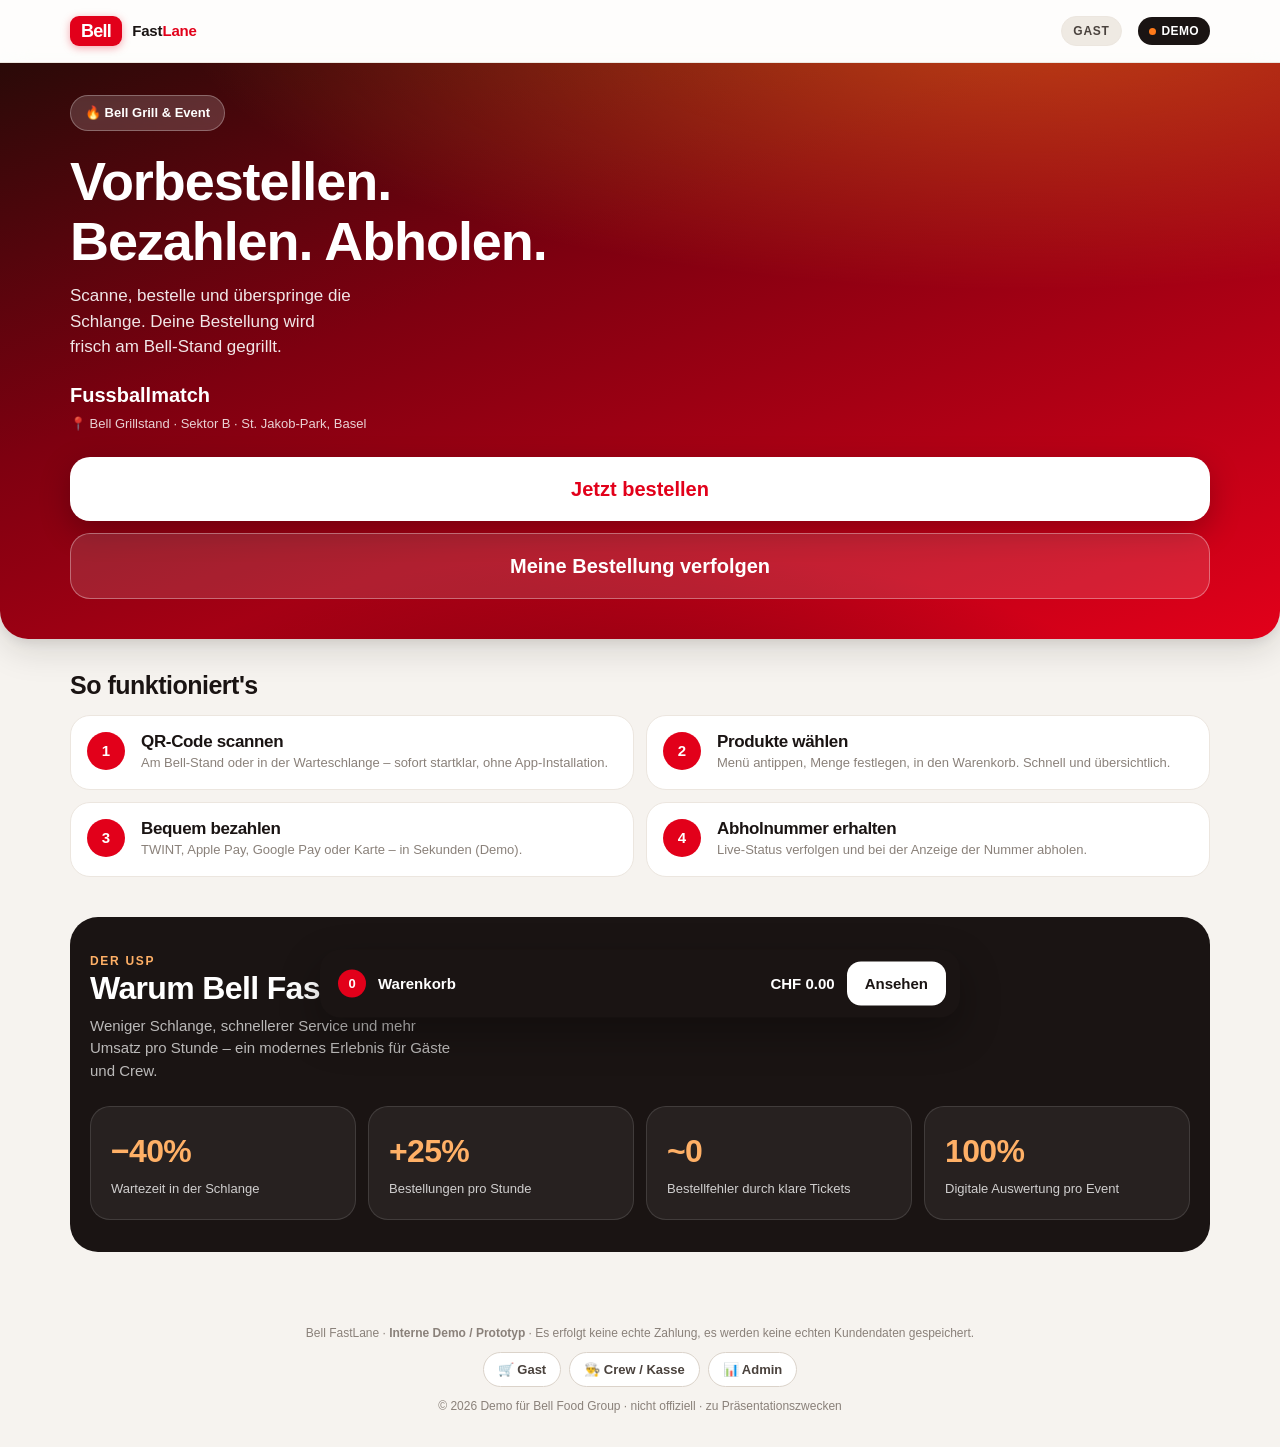
<file: index.html>
<!DOCTYPE html>
<html lang="de">
<head>
  <meta charset="UTF-8" />
  <meta name="viewport" content="width=device-width, initial-scale=1, viewport-fit=cover" />
  <meta name="theme-color" content="#E2001A" />
  <meta name="description" content="Bell FastLane – Vorbestellen, bezahlen, abholen. Interne Demo für Bell Grill & Event." />
  <title>Bell FastLane · Vorbestellen & Abholen</title>
  <link rel="icon" href="assets/img/favicon.svg" />
  <link rel="manifest" href="manifest.webmanifest" />
  <link rel="stylesheet" href="assets/css/bell.css" />
</head>
<body>

  <!-- ============ APP BAR ============ -->
  <header class="appbar" id="appbar">
    <div class="container inner">
      <a class="bell-logo" href="index.html" aria-label="Bell FastLane Start">
        <span class="bell-mark sm">Bell</span>
        <span class="sub">Fast<b>Lane</b></span>
      </a>
      <span class="spacer"></span>
      <span class="role-tag" id="hdr-context">Gast</span>
      <span class="demo-flag"><span class="dot"></span>DEMO</span>
    </div>
  </header>

  <main id="app">

    <!-- ============ START ============ -->
    <section id="view-start" class="view">
      <div class="hero">
        <div class="container inner">
          <span class="kicker" id="hero-kicker">🔥 Bell Grill &amp; Event</span>
          <h1>Vorbestellen.<br>Bezahlen. Abholen.</h1>
          <p class="lead">Scanne, bestelle und überspringe die Schlange. Deine Bestellung wird frisch am Bell-Stand gegrillt.</p>
          <div class="loc">
            <span class="name" id="hero-event">Fussballmatch</span>
            <span class="meta" id="hero-stand">📍 Bell Grillstand · St. Jakob-Park, Basel</span>
          </div>
          <div class="cta">
            <button class="btn btn-primary btn-lg" id="cta-order">Jetzt bestellen</button>
            <button class="btn btn-ghost btn-lg" id="cta-track">Meine Bestellung verfolgen</button>
          </div>
        </div>
      </div>

      <div class="container">
        <!-- How it works -->
        <div class="sec-head"><h2>So funktioniert's</h2></div>
        <div class="steps">
          <div class="step"><div class="n">1</div><div><h4>QR-Code scannen</h4><p>Am Bell-Stand oder in der Warteschlange – sofort startklar, ohne App-Installation.</p></div></div>
          <div class="step"><div class="n">2</div><div><h4>Produkte wählen</h4><p>Menü antippen, Menge festlegen, in den Warenkorb. Schnell und übersichtlich.</p></div></div>
          <div class="step"><div class="n">3</div><div><h4>Bequem bezahlen</h4><p>TWINT, Apple Pay, Google Pay oder Karte – in Sekunden (Demo).</p></div></div>
          <div class="step"><div class="n">4</div><div><h4>Abholnummer erhalten</h4><p>Live-Status verfolgen und bei der Anzeige der Nummer abholen.</p></div></div>
        </div>

        <!-- USP -->
        <div class="usp">
          <span class="t-eyebrow" style="color:var(--bell-ember-soft)">Der USP</span>
          <h2>Warum Bell FastLane?</h2>
          <p class="sub">Weniger Schlange, schnellerer Service und mehr Umsatz pro Stunde – ein modernes Erlebnis für Gäste und Crew.</p>
          <div class="kpi-grid">
            <div class="kpi"><div class="big">−40%</div><div class="cap">Wartezeit in der Schlange</div></div>
            <div class="kpi"><div class="big">+25%</div><div class="cap">Bestellungen pro Stunde</div></div>
            <div class="kpi"><div class="big">~0</div><div class="cap">Bestellfehler durch klare Tickets</div></div>
            <div class="kpi"><div class="big">100%</div><div class="cap">Digitale Auswertung pro Event</div></div>
          </div>
        </div>
      </div>
    </section>

    <!-- ============ STAND SELECT ============ -->
    <section id="view-stand" class="view hide">
      <div class="container" style="padding-top:var(--s-5)">
        <button class="btn btn-ghost btn-sm" data-nav="start" style="margin-bottom:var(--s-4)"></button>
        <div class="sec-head"><h2 id="stand-title">Bell-Stand wählen</h2></div>
        <p class="t-muted" style="margin-top:-12px;margin-bottom:var(--s-4)" id="stand-sub">Wo möchtest du abholen?</p>
        <div class="stack" id="stand-list"></div>
      </div>
    </section>

    <!-- ============ MENU ============ -->
    <section id="view-menu" class="view hide">
      <div class="container">
        <div class="row between" style="padding-top:var(--s-4)">
          <div>
            <div class="t-eyebrow" id="menu-event">Fussballmatch</div>
            <div class="row" style="gap:6px;margin-top:2px">
              <strong id="menu-stand" style="font-size:var(--fs-md)">Bell Grillstand</strong>
            </div>
          </div>
          <button class="btn btn-soft btn-sm" data-nav="stand">Stand wechseln</button>
        </div>

        <div class="cat-bar">
          <div class="cat-scroll" id="cat-scroll"></div>
        </div>

        <div id="menu" style="padding-bottom:120px"></div>
      </div>
    </section>

    <!-- ============ SUCCESS / ACTIVE ORDER ============ -->
    <section id="view-success" class="view hide">
      <div class="container" id="success-content" style="padding:var(--s-5) 0 140px"></div>
    </section>

    <!-- ============ TRACK ============ -->
    <section id="view-track" class="view hide">
      <div class="container" style="padding:var(--s-5) 0 140px" id="track-content"></div>
    </section>

  </main>

  <!-- ============ STICKY CART BAR ============ -->
  <div class="cartbar" id="cartbar">
    <div class="inner">
      <span class="count" id="cart-count">0</span>
      <span class="lbl">Warenkorb</span>
      <span class="spacer"></span>
      <span class="sum" id="cart-sum">CHF 0.00</span>
      <button class="go" id="cart-open">Ansehen</button>
    </div>
  </div>

  <!-- ============ OVERLAYS ============ -->
  <div class="scrim" id="scrim"></div>

  <!-- Cart sheet -->
  <div class="sheet" id="sheet-cart" role="dialog" aria-modal="true" aria-label="Warenkorb">
    <div class="grip"></div>
    <div class="sheet-head">
      <h3>Dein Warenkorb</h3>
      <button class="icon-btn" data-close-sheet aria-label="Schliessen"></button>
    </div>
    <div class="sheet-body" id="cart-body"></div>
    <div class="sheet-foot" id="cart-foot"></div>
  </div>

  <!-- Payment sheet -->
  <div class="sheet" id="sheet-pay" role="dialog" aria-modal="true" aria-label="Zahlung">
    <div class="grip"></div>
    <div class="sheet-head">
      <h3 id="pay-title">Zahlung</h3>
      <button class="icon-btn" data-close-sheet aria-label="Schliessen"></button>
    </div>
    <div class="sheet-body" id="pay-body"></div>
    <div class="sheet-foot" id="pay-foot"></div>
  </div>

  <footer class="foot no-print">
    <div>Bell FastLane · <strong>Interne Demo / Prototyp</strong> · Es erfolgt keine echte Zahlung, es werden keine echten Kundendaten gespeichert.</div>
    <div class="role-switch">
      <a href="index.html">🛒 Gast</a>
      <a href="staff.html">👨‍🍳 Crew / Kasse</a>
      <a href="admin.html">📊 Admin</a>
    </div>
    <div style="margin-top:10px">© 2026 Demo für Bell Food Group · nicht offiziell · zu Präsentationszwecken</div>
  </footer>

  <script src="assets/js/store.js"></script>
  <script src="assets/js/ui.js"></script>
  <script src="assets/js/app.js"></script>
</body>
</html>
</file>
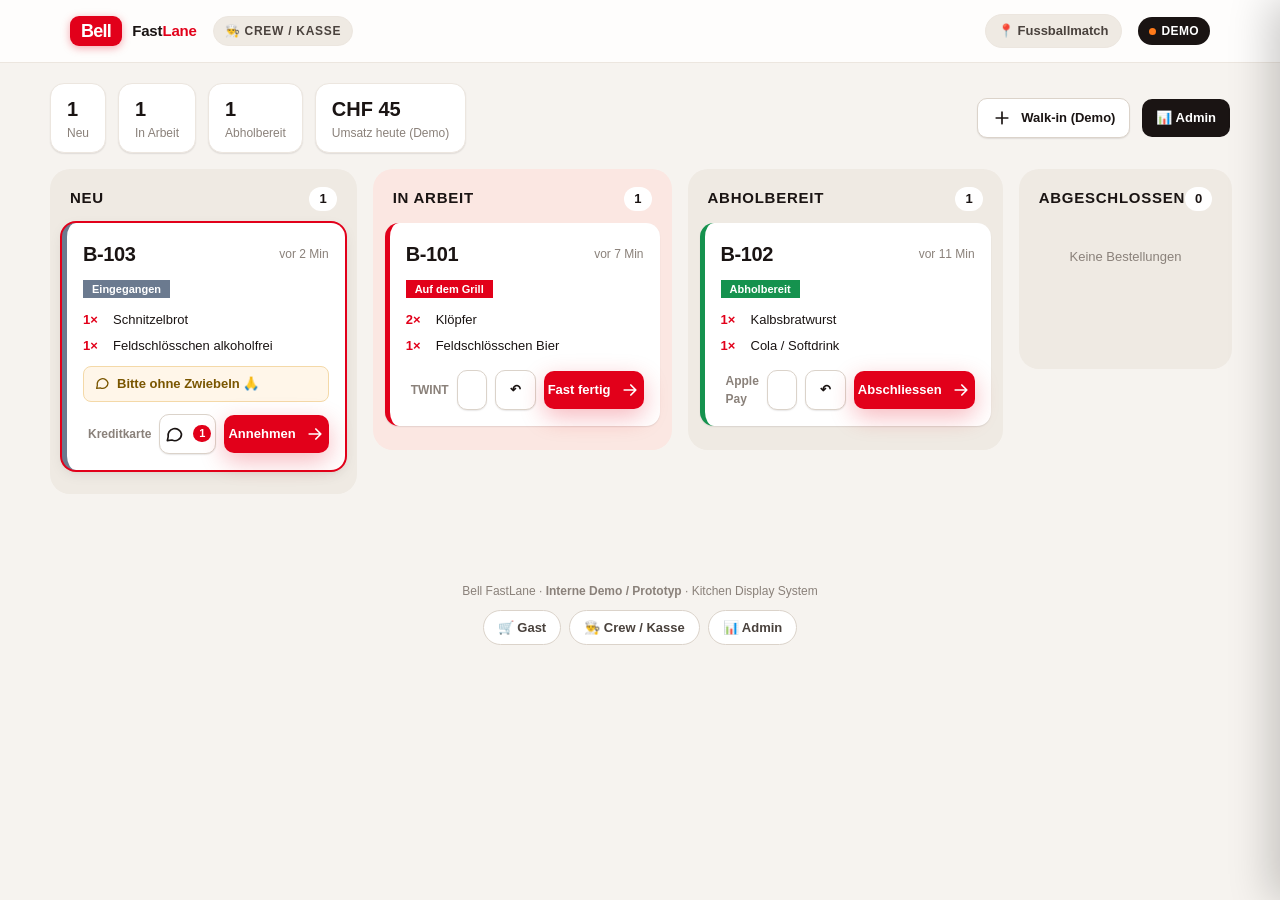
<file: staff.html>
<!DOCTYPE html>
<html lang="de">
<head>
  <meta charset="UTF-8" />
  <meta name="viewport" content="width=device-width, initial-scale=1, viewport-fit=cover" />
  <meta name="theme-color" content="#1A1413" />
  <meta name="description" content="Bell FastLane Crew-Ansicht – Kitchen Display System (Demo)." />
  <title>Bell FastLane · Crew &amp; Kasse</title>
  <link rel="icon" href="assets/img/favicon.svg" />
  <link rel="stylesheet" href="assets/css/bell.css" />
</head>
<body>

  <header class="appbar">
    <div class="container inner">
      <a class="bell-logo" href="index.html" aria-label="Bell FastLane">
        <span class="bell-mark sm">Bell</span>
        <span class="sub">Fast<b>Lane</b></span>
      </a>
      <span class="role-tag">👨‍🍳 Crew / Kasse</span>
      <span class="spacer"></span>
      <span class="pill" id="staff-event" style="font-weight:700"></span>
      <span class="demo-flag"><span class="dot"></span>DEMO</span>
    </div>
  </header>

  <div class="container kds-wrap">
    <div class="kds-toolbar">
      <div class="kds-stat"><div class="v num" id="st-new">0</div><div class="l">Neu</div></div>
      <div class="kds-stat"><div class="v num" id="st-work">0</div><div class="l">In Arbeit</div></div>
      <div class="kds-stat"><div class="v num" id="st-ready">0</div><div class="l">Abholbereit</div></div>
      <div class="kds-stat"><div class="v num" id="st-rev">CHF 0</div><div class="l">Umsatz heute (Demo)</div></div>
      <span class="spacer"></span>
      <button class="btn btn-ghost btn-sm" id="btn-demo-order"></button>
      <a class="btn btn-dark btn-sm" href="admin.html">📊 Admin</a>
    </div>

    <div class="kds-board" id="board"></div>
  </div>

  <!-- Chat drawer -->
  <div class="scrim" id="scrim"></div>
  <aside class="drawer" id="drawer" aria-label="Kundenchat">
    <div class="d-head">
      <div><div class="t-eyebrow">Kundenchat</div><strong id="drawer-pickup" style="font-size:var(--fs-lg)">—</strong></div>
      <button class="icon-btn" id="drawer-close" aria-label="Schliessen"></button>
    </div>
    <div class="d-body" id="drawer-body"></div>
    <div class="d-foot">
      <div class="quick-msgs" id="staff-quick" style="margin-bottom:10px"></div>
      <div class="chat-input">
        <input type="text" id="staff-msg" placeholder="Antwort an den Gast…" maxlength="140" />
        <button class="chat-send" id="staff-send" aria-label="Senden"></button>
      </div>
    </div>
  </aside>

  <footer class="foot no-print">
    <div>Bell FastLane · <strong>Interne Demo / Prototyp</strong> · Kitchen Display System</div>
    <div class="role-switch">
      <a href="index.html">🛒 Gast</a>
      <a href="staff.html">👨‍🍳 Crew / Kasse</a>
      <a href="admin.html">📊 Admin</a>
    </div>
  </footer>

  <script src="assets/js/store.js"></script>
  <script src="assets/js/ui.js"></script>
  <script src="assets/js/staff.js"></script>
</body>
</html>
</file>
<file: assets/css/bell.css>
/* =====================================================================
   BELL FASTLANE — Design System
   Interne Demo / Prototyp · Bell Food Group · Grill & Event
   Premium, Mobile-First, iPhone-Niveau. Keine externen Abhängigkeiten.
   ===================================================================== */

/* ---------- Design Tokens ---------- */
:root {
  /* Brand */
  --bell-red: #E2001A;
  --bell-red-600: #C70017;
  --bell-red-700: #A30013;
  --bell-red-800: #7E0010;
  --bell-ember: #FF7A1A;      /* BBQ / Grill accent */
  --bell-ember-soft: #FFB066;
  --bell-grey: #81786F;       /* Bell Food Group corporate grey */

  /* Neutrals (warm, premium) */
  --ink: #1A1413;
  --ink-2: #4A423D;
  --ink-3: #8A817A;
  --line: #ECE6DF;
  --line-2: #DBD3CA;
  --bg: #F6F3EF;
  --bg-2: #EFEAE3;
  --surface: #FFFFFF;
  --surface-2: #FBF9F6;

  /* Status */
  --st-received: #6B7A8F;
  --st-prep: #C98A00;
  --st-grill: #E2001A;
  --st-almost: #2C6FE0;
  --st-ready: #15924E;
  --st-done: #9A938C;

  --success: #15924E;
  --success-bg: #E7F5EC;
  --warn: #C98A00;
  --info: #2C6FE0;

  /* Type */
  --font: -apple-system, BlinkMacSystemFont, "Segoe UI", Roboto, "Helvetica Neue", Arial, sans-serif;
  --fs-xs: 12px; --fs-sm: 13px; --fs-base: 15px; --fs-md: 17px;
  --fs-lg: 20px; --fs-xl: 25px; --fs-2xl: 32px; --fs-3xl: 42px; --fs-4xl: 54px;

  /* Spacing (4px base) */
  --s-1: 4px; --s-2: 8px; --s-3: 12px; --s-4: 16px; --s-5: 20px;
  --s-6: 24px; --s-7: 32px; --s-8: 40px; --s-9: 56px; --s-10: 72px;

  /* Radius */
  --r-sm: 10px; --r-md: 14px; --r-lg: 20px; --r-xl: 28px; --r-pill: 999px;

  /* Shadow (soft, layered) */
  --sh-1: 0 1px 2px rgba(26,20,19,.06), 0 1px 1px rgba(26,20,19,.04);
  --sh-2: 0 4px 14px rgba(26,20,19,.08), 0 2px 4px rgba(26,20,19,.05);
  --sh-3: 0 12px 34px rgba(26,20,19,.13), 0 4px 10px rgba(26,20,19,.07);
  --sh-red: 0 8px 24px rgba(226,0,26,.28);

  /* Motion */
  --ease: cubic-bezier(.22,.61,.36,1);
  --ease-spring: cubic-bezier(.34,1.56,.64,1);

  --maxw: 1180px;
  --safe-b: env(safe-area-inset-bottom, 0px);
}

/* ---------- Reset ---------- */
*, *::before, *::after { box-sizing: border-box; margin: 0; padding: 0; }
html { -webkit-text-size-adjust: 100%; scroll-behavior: smooth; }
body {
  font-family: var(--font);
  font-size: var(--fs-base);
  line-height: 1.5;
  color: var(--ink);
  background: var(--bg);
  -webkit-font-smoothing: antialiased;
  text-rendering: optimizeLegibility;
  overflow-x: hidden;
}
img, svg { display: block; max-width: 100%; }
button, input, select, textarea { font: inherit; color: inherit; }
button { cursor: pointer; border: none; background: none; }
a { color: inherit; text-decoration: none; }
ul { list-style: none; }
:focus-visible { outline: 3px solid rgba(44,111,224,.5); outline-offset: 2px; border-radius: 6px; }
::selection { background: rgba(226,0,26,.16); }

/* ---------- Typography ---------- */
h1,h2,h3,h4 { line-height: 1.12; letter-spacing: -0.02em; font-weight: 800; }
.t-eyebrow { font-size: var(--fs-xs); font-weight: 800; letter-spacing: .14em; text-transform: uppercase; color: var(--bell-red); }
.t-muted { color: var(--ink-3); }
.t-2 { color: var(--ink-2); }
.num { font-variant-numeric: tabular-nums; }

/* ---------- Layout ---------- */
.container { width: 100%; max-width: var(--maxw); margin: 0 auto; padding: 0 var(--s-5); }
.stack > * + * { margin-top: var(--s-4); }
.row { display: flex; align-items: center; gap: var(--s-3); }
.row.between { justify-content: space-between; }
.row.wrap { flex-wrap: wrap; }
.spacer { flex: 1; }
.hide { display: none !important; }
.center { text-align: center; }

/* ---------- Logo ---------- */
.bell-logo { display: inline-flex; align-items: center; gap: 10px; }
.bell-mark {
  display: inline-flex; align-items: center; justify-content: center;
  background: var(--bell-red); color: #fff; font-weight: 900;
  letter-spacing: -.04em; border-radius: 9px;
  box-shadow: 0 2px 8px rgba(226,0,26,.35);
}
.bell-mark.sm { height: 30px; padding: 0 11px; font-size: 18px; }
.bell-mark.md { height: 38px; padding: 0 14px; font-size: 23px; }
.bell-mark.lg { height: 56px; padding: 0 20px; font-size: 34px; }
.bell-logo .sub { font-weight: 800; letter-spacing: -.01em; color: var(--ink); }
.bell-logo .sub b { color: var(--bell-red); }

/* ---------- App bar ---------- */
.appbar {
  position: sticky; top: 0; z-index: 60;
  background: rgba(255,255,255,.82);
  backdrop-filter: saturate(180%) blur(14px);
  -webkit-backdrop-filter: saturate(180%) blur(14px);
  border-bottom: 1px solid var(--line);
}
.appbar .inner { display: flex; align-items: center; gap: var(--s-4); height: 62px; }
.appbar .role-tag {
  font-size: var(--fs-xs); font-weight: 800; letter-spacing: .06em; text-transform: uppercase;
  color: var(--ink-2); background: var(--bg-2); padding: 5px 11px; border-radius: var(--r-pill);
  border: 1px solid var(--line);
}
.demo-flag {
  font-size: var(--fs-xs); font-weight: 800; color: #fff; background: var(--ink);
  padding: 5px 11px; border-radius: var(--r-pill); letter-spacing: .03em;
  display: inline-flex; align-items: center; gap: 6px;
}
.demo-flag .dot { width: 7px; height: 7px; border-radius: 50%; background: var(--bell-ember); box-shadow: 0 0 0 0 rgba(255,122,26,.7); animation: pulse 2s infinite; }

/* ---------- Buttons ---------- */
.btn {
  display: inline-flex; align-items: center; justify-content: center; gap: 9px;
  font-weight: 700; font-size: var(--fs-md);
  padding: 14px 22px; border-radius: var(--r-md);
  transition: transform .12s var(--ease), box-shadow .2s var(--ease), background .2s var(--ease), opacity .2s;
  user-select: none; -webkit-tap-highlight-color: transparent; white-space: nowrap;
}
.btn:active { transform: scale(.97); }
.btn-primary { background: var(--bell-red); color: #fff; box-shadow: var(--sh-red); }
.btn-primary:hover { background: var(--bell-red-600); }
.btn-dark { background: var(--ink); color: #fff; }
.btn-dark:hover { background: #2b211f; }
.btn-ghost { background: var(--surface); color: var(--ink); border: 1px solid var(--line-2); box-shadow: var(--sh-1); }
.btn-ghost:hover { background: var(--surface-2); border-color: var(--ink-3); }
.btn-soft { background: rgba(226,0,26,.08); color: var(--bell-red-700); }
.btn-soft:hover { background: rgba(226,0,26,.14); }
.btn-lg { padding: 17px 26px; font-size: var(--fs-lg); border-radius: var(--r-lg); }
.btn-sm { padding: 9px 14px; font-size: var(--fs-sm); border-radius: var(--r-sm); }
.btn-block { width: 100%; }
.btn:disabled { opacity: .45; pointer-events: none; }
.btn .ico { width: 20px; height: 20px; flex: none; }

/* ---------- Pills / badges ---------- */
.pill {
  display: inline-flex; align-items: center; gap: 7px;
  font-size: var(--fs-sm); font-weight: 700;
  padding: 6px 12px; border-radius: var(--r-pill);
  background: var(--bg-2); color: var(--ink-2); border: 1px solid var(--line);
}
.pill .dot { width: 8px; height: 8px; border-radius: 50%; background: currentColor; }
.status-pill { color: #fff; font-weight: 800; }
.s-received { background: var(--st-received); }
.s-prep     { background: var(--st-prep); }
.s-grill    { background: var(--st-grill); }
.s-almost   { background: var(--st-almost); }
.s-ready    { background: var(--st-ready); }
.s-done     { background: var(--st-done); }
.tint-received{ color: var(--st-received);} .tint-prep{color:var(--st-prep);}
.tint-grill{color:var(--st-grill);} .tint-almost{color:var(--st-almost);}
.tint-ready{color:var(--st-ready);} .tint-done{color:var(--st-done);}

/* ---------- Card ---------- */
.card { background: var(--surface); border: 1px solid var(--line); border-radius: var(--r-lg); box-shadow: var(--sh-1); }
.card.pad { padding: var(--s-5); }

/* =====================================================================
   GUEST APP
   ===================================================================== */

/* Hero / start */
.hero {
  position: relative; overflow: hidden; color: #fff;
  background:
    radial-gradient(120% 90% at 80% -10%, rgba(255,122,26,.55), transparent 55%),
    linear-gradient(160deg, #2a0a08 0%, #7E0010 38%, var(--bell-red) 100%);
  border-radius: 0 0 var(--r-xl) var(--r-xl);
  box-shadow: var(--sh-3);
}
.hero::after {
  content: ""; position: absolute; inset: 0; pointer-events: none;
  background: radial-gradient(60% 50% at 50% 120%, rgba(0,0,0,.35), transparent 70%);
}
.hero .inner { position: relative; z-index: 2; padding: var(--s-7) var(--s-5) var(--s-8); }
.hero .kicker { display: inline-flex; align-items: center; gap: 8px; background: rgba(255,255,255,.16); border: 1px solid rgba(255,255,255,.28); padding: 7px 14px; border-radius: var(--r-pill); font-weight: 700; font-size: var(--fs-sm); backdrop-filter: blur(4px); }
.hero h1 { font-size: var(--fs-3xl); margin-top: var(--s-5); }
.hero .lead { margin-top: var(--s-3); font-size: var(--fs-md); color: rgba(255,255,255,.9); max-width: 30ch; }
.hero .loc { margin-top: var(--s-5); display: flex; flex-direction: column; gap: 4px; }
.hero .loc .name { font-size: var(--fs-lg); font-weight: 800; }
.hero .loc .meta { color: rgba(255,255,255,.82); font-size: var(--fs-sm); }
.hero .cta { margin-top: var(--s-6); display: flex; flex-direction: column; gap: var(--s-3); }
.hero .cta .btn-primary { background: #fff; color: var(--bell-red); box-shadow: 0 10px 30px rgba(0,0,0,.25); }
.hero .cta .btn-primary:hover { background: #fff; transform: translateY(-1px); }
.hero .cta .btn-ghost { background: rgba(255,255,255,.12); border-color: rgba(255,255,255,.34); color: #fff; box-shadow: none; }
.hero-flame { position: absolute; right: -30px; bottom: -30px; width: 260px; opacity: .9; z-index: 1; filter: drop-shadow(0 8px 24px rgba(0,0,0,.3)); }

/* Section heading */
.sec-head { display: flex; align-items: baseline; justify-content: space-between; margin: var(--s-7) 0 var(--s-4); }
.sec-head h2 { font-size: var(--fs-xl); }

/* Category chips */
.cat-bar { position: sticky; top: 62px; z-index: 40; background: rgba(246,243,239,.9); backdrop-filter: blur(10px); padding: var(--s-3) 0; margin: 0 calc(-1 * var(--s-5)); }
.cat-scroll { display: flex; gap: var(--s-2); overflow-x: auto; padding: 0 var(--s-5); scrollbar-width: none; }
.cat-scroll::-webkit-scrollbar { display: none; }
.chip {
  flex: none; padding: 10px 16px; border-radius: var(--r-pill); font-weight: 700; font-size: var(--fs-sm);
  background: var(--surface); border: 1px solid var(--line-2); color: var(--ink-2); transition: all .15s var(--ease);
}
.chip.active { background: var(--ink); color: #fff; border-color: var(--ink); box-shadow: var(--sh-2); }

/* Menu grid + product card */
.menu-cat-title { font-size: var(--fs-lg); margin: var(--s-6) 0 var(--s-3); scroll-margin-top: 120px; }
.menu-grid { display: grid; grid-template-columns: 1fr; gap: var(--s-4); }
.product {
  display: grid; grid-template-columns: 96px 1fr auto; gap: var(--s-4); align-items: center;
  background: var(--surface); border: 1px solid var(--line); border-radius: var(--r-lg);
  padding: var(--s-3); box-shadow: var(--sh-1); transition: box-shadow .2s var(--ease), transform .2s var(--ease), border-color .2s;
}
.product:hover { box-shadow: var(--sh-2); border-color: var(--line-2); }
.product .thumb { width: 96px; height: 96px; border-radius: var(--r-md); overflow: hidden; background: var(--bg-2); flex: none; }
.product .thumb svg { width: 100%; height: 100%; }
.product .info h3 { font-size: var(--fs-md); }
.product .info .desc { color: var(--ink-3); font-size: var(--fs-sm); margin-top: 3px; display: -webkit-box; -webkit-line-clamp: 2; -webkit-box-orient: vertical; overflow: hidden; }
.product .info .tags { margin-top: 8px; display: flex; gap: 6px; flex-wrap: wrap; }
.tag { font-size: 11px; font-weight: 700; padding: 3px 8px; border-radius: var(--r-pill); background: var(--bg-2); color: var(--ink-2); }
.tag.veg { background: var(--success-bg); color: var(--success); }
.tag.cold { background: #E7F0FB; color: var(--info); }
.tag.hot { background: #FFE9DA; color: var(--bell-ember); }
.product .buy { display: flex; flex-direction: column; align-items: flex-end; gap: 8px; }
.product .price { font-weight: 800; font-size: var(--fs-md); white-space: nowrap; }

/* Quantity stepper */
.stepper { display: inline-flex; align-items: center; background: var(--bg-2); border-radius: var(--r-pill); padding: 4px; gap: 2px; }
.stepper button { width: 34px; height: 34px; border-radius: 50%; background: var(--surface); box-shadow: var(--sh-1); font-size: 20px; font-weight: 800; color: var(--bell-red); display: grid; place-items: center; transition: transform .12s var(--ease); }
.stepper button:active { transform: scale(.88); }
.stepper .q { min-width: 26px; text-align: center; font-weight: 800; font-variant-numeric: tabular-nums; }
.btn-add { width: 40px; height: 40px; border-radius: 50%; background: var(--bell-red); color: #fff; font-size: 24px; display: grid; place-items: center; box-shadow: var(--sh-red); transition: transform .12s var(--ease); }
.btn-add:active { transform: scale(.88); }

/* Sticky cart bar */
.cartbar {
  position: fixed; left: 0; right: 0; bottom: 0; z-index: 70;
  padding: var(--s-3) var(--s-5) calc(var(--s-3) + var(--safe-b));
  transform: translateY(140%); transition: transform .4s var(--ease-spring);
  pointer-events: none;
}
.cartbar.show { transform: translateY(0); pointer-events: auto; }
.cartbar .inner {
  max-width: 640px; margin: 0 auto; background: var(--ink); color: #fff;
  border-radius: var(--r-lg); padding: 12px 14px 12px 18px; display: flex; align-items: center; gap: var(--s-3);
  box-shadow: 0 16px 40px rgba(0,0,0,.3);
}
.cartbar .count { background: var(--bell-red); min-width: 28px; height: 28px; padding: 0 8px; border-radius: var(--r-pill); display: grid; place-items: center; font-weight: 800; font-size: var(--fs-sm); }
.cartbar .lbl { font-weight: 700; }
.cartbar .sum { font-weight: 800; }
.cartbar .go { margin-left: auto; background: #fff; color: var(--ink); font-weight: 800; padding: 11px 18px; border-radius: var(--r-md); display: inline-flex; gap: 8px; align-items: center; transition: transform .12s var(--ease); }
.cartbar .go:active { transform: scale(.96); }

/* ---------- Modal / Sheet ---------- */
.scrim { position: fixed; inset: 0; background: rgba(20,14,13,.5); backdrop-filter: blur(3px); z-index: 90; opacity: 0; pointer-events: none; transition: opacity .3s var(--ease); }
.scrim.show { opacity: 1; pointer-events: auto; }
.sheet {
  position: fixed; left: 0; right: 0; bottom: 0; z-index: 100;
  background: var(--surface); border-radius: var(--r-xl) var(--r-xl) 0 0;
  box-shadow: 0 -10px 50px rgba(0,0,0,.25);
  transform: translateY(100%); transition: transform .42s var(--ease-spring);
  max-height: 92vh; display: flex; flex-direction: column;
}
.sheet.show { transform: translateY(0); }
.sheet .grip { width: 42px; height: 5px; border-radius: 999px; background: var(--line-2); margin: 10px auto 4px; flex: none; }
.sheet .sheet-head { display: flex; align-items: center; justify-content: space-between; padding: var(--s-3) var(--s-5) var(--s-3); border-bottom: 1px solid var(--line); flex: none; }
.sheet .sheet-head h3 { font-size: var(--fs-lg); }
.sheet .sheet-body { overflow-y: auto; padding: var(--s-5); -webkit-overflow-scrolling: touch; }
.sheet .sheet-foot { flex: none; padding: var(--s-4) var(--s-5) calc(var(--s-5) + var(--safe-b)); border-top: 1px solid var(--line); background: var(--surface-2); }
.icon-btn { width: 38px; height: 38px; border-radius: 50%; background: var(--bg-2); display: grid; place-items: center; color: var(--ink-2); transition: background .15s; }
.icon-btn:hover { background: var(--line); }

@media (min-width: 640px) {
  .sheet { left: 50%; right: auto; bottom: auto; top: 50%; transform: translate(-50%, -46%) scale(.98); width: min(560px, 94vw); border-radius: var(--r-xl); max-height: 88vh; opacity: 0; }
  .sheet.show { transform: translate(-50%, -50%) scale(1); opacity: 1; }
}

/* Cart lines */
.cart-line { display: grid; grid-template-columns: 54px 1fr auto; gap: var(--s-3); align-items: center; padding: var(--s-3) 0; border-bottom: 1px solid var(--line); }
.cart-line .thumb { width: 54px; height: 54px; border-radius: var(--r-sm); overflow: hidden; background: var(--bg-2); }
.cart-line .nm { font-weight: 700; font-size: var(--fs-base); }
.cart-line .ea { color: var(--ink-3); font-size: var(--fs-sm); }
.cart-line .lp { font-weight: 800; white-space: nowrap; font-variant-numeric: tabular-nums; }
.cart-line .rm { color: var(--ink-3); font-size: var(--fs-sm); text-decoration: underline; margin-top: 4px; }
.totals { margin-top: var(--s-4); }
.totals .ln { display: flex; justify-content: space-between; padding: 5px 0; color: var(--ink-2); }
.totals .ln.grand { font-size: var(--fs-lg); font-weight: 800; color: var(--ink); border-top: 2px solid var(--line-2); margin-top: 6px; padding-top: 12px; }

/* Demo note */
.demo-note { display: flex; gap: 10px; align-items: flex-start; background: #FFF6E9; border: 1px solid #F4D9A8; color: #7a5600; border-radius: var(--r-md); padding: 12px 14px; font-size: var(--fs-sm); font-weight: 600; }
.demo-note svg { flex: none; width: 20px; height: 20px; margin-top: 1px; }

/* Payment methods */
.pay-grid { display: grid; grid-template-columns: 1fr 1fr; gap: var(--s-3); }
.pay-method {
  display: flex; flex-direction: column; align-items: center; justify-content: center; gap: 8px;
  padding: var(--s-5) var(--s-3); border-radius: var(--r-lg); background: var(--surface);
  border: 2px solid var(--line-2); transition: all .15s var(--ease); min-height: 92px; text-align: center;
}
.pay-method:hover { border-color: var(--ink-3); transform: translateY(-2px); box-shadow: var(--sh-2); }
.pay-method.sel { border-color: var(--bell-red); box-shadow: 0 0 0 4px rgba(226,0,26,.1); }
.pay-method .pm-logo { height: 26px; display: grid; place-items: center; }
.pay-method .pm-name { font-weight: 700; font-size: var(--fs-sm); }

/* Payment processing animation */
.pay-stage { text-align: center; padding: var(--s-7) var(--s-4); }
.pay-spinner { width: 96px; height: 96px; margin: 0 auto var(--s-5); position: relative; }
.pay-spinner .ring { position: absolute; inset: 0; border-radius: 50%; border: 5px solid var(--line); border-top-color: var(--bell-red); animation: spin .9s linear infinite; }
.pay-spinner .amt { position: absolute; inset: 0; display: grid; place-items: center; font-weight: 800; font-size: var(--fs-sm); color: var(--ink-2); }
.pay-check { width: 104px; height: 104px; margin: 0 auto var(--s-5); border-radius: 50%; background: var(--success-bg); display: grid; place-items: center; animation: pop .5s var(--ease-spring); }
.pay-check svg { width: 56px; height: 56px; stroke: var(--success); }
.pay-check .draw { stroke-dasharray: 60; stroke-dashoffset: 60; animation: draw .5s .15s var(--ease) forwards; }

/* Receipt + pickup */
.pickup-card { text-align: center; background: linear-gradient(160deg, var(--bell-red) 0%, var(--bell-red-700) 100%); color: #fff; border-radius: var(--r-xl); padding: var(--s-7) var(--s-5); box-shadow: var(--sh-red); position: relative; overflow: hidden; }
.pickup-card::after { content:""; position:absolute; inset:0; background: radial-gradient(80% 60% at 50% -20%, rgba(255,255,255,.25), transparent 60%); }
.pickup-card .lbl { position: relative; font-weight: 700; opacity: .92; letter-spacing: .04em; text-transform: uppercase; font-size: var(--fs-sm); }
.pickup-card .no { position: relative; font-size: clamp(64px, 22vw, 104px); font-weight: 900; letter-spacing: -.03em; line-height: 1; margin: 8px 0; font-variant-numeric: tabular-nums; }
.pickup-card .hint { position: relative; opacity: .92; font-size: var(--fs-sm); }

.receipt { background: var(--surface); border: 1px solid var(--line); border-radius: var(--r-lg); overflow: hidden; }
.receipt .r-head { padding: var(--s-5); border-bottom: 2px dashed var(--line-2); display: flex; align-items: center; justify-content: space-between; }
.receipt .r-body { padding: var(--s-4) var(--s-5); }
.receipt .r-line { display: flex; justify-content: space-between; padding: 6px 0; font-size: var(--fs-sm); }
.receipt .r-line .q { color: var(--ink-3); }
.receipt .r-foot { padding: var(--s-4) var(--s-5); border-top: 2px dashed var(--line-2); background: var(--surface-2); }
.receipt .r-meta { font-size: var(--fs-xs); color: var(--ink-3); margin-top: 8px; }
.barcode { height: 56px; margin-top: var(--s-3); background: repeating-linear-gradient(90deg, var(--ink) 0 2px, transparent 2px 4px, var(--ink) 4px 5px, transparent 5px 9px, var(--ink) 9px 12px, transparent 12px 14px); border-radius: 4px; opacity: .85; }

/* Status timeline */
.timeline { position: relative; padding-left: 34px; }
.timeline::before { content: ""; position: absolute; left: 13px; top: 6px; bottom: 6px; width: 3px; background: var(--line-2); border-radius: 3px; }
.tl-step { position: relative; padding: 10px 0; }
.tl-step .dot { position: absolute; left: -34px; top: 10px; width: 28px; height: 28px; border-radius: 50%; background: var(--surface); border: 3px solid var(--line-2); display: grid; place-items: center; transition: all .3s var(--ease); }
.tl-step .dot svg { width: 14px; height: 14px; opacity: 0; }
.tl-step .nm { font-weight: 700; color: var(--ink-3); transition: color .3s; }
.tl-step .tm { font-size: var(--fs-xs); color: var(--ink-3); }
.tl-step.done .dot { background: var(--success); border-color: var(--success); }
.tl-step.done .dot svg { opacity: 1; stroke: #fff; }
.tl-step.done .nm { color: var(--ink); }
.tl-step.current .dot { background: var(--bell-red); border-color: var(--bell-red); box-shadow: 0 0 0 6px rgba(226,0,26,.16); animation: pulse-red 1.6s infinite; }
.tl-step.current .nm { color: var(--bell-red); font-weight: 800; }

/* Chat */
.chat { display: flex; flex-direction: column; gap: var(--s-3); }
.quick-msgs { display: flex; gap: 8px; flex-wrap: wrap; }
.quick-msgs .qm { padding: 9px 14px; border-radius: var(--r-pill); background: var(--surface); border: 1px solid var(--line-2); font-size: var(--fs-sm); font-weight: 600; transition: all .15s; }
.quick-msgs .qm:hover { border-color: var(--bell-red); color: var(--bell-red); }
.chat-log { display: flex; flex-direction: column; gap: 8px; max-height: 230px; overflow-y: auto; padding: 4px; }
.bubble { max-width: 80%; padding: 10px 14px; border-radius: 16px; font-size: var(--fs-sm); line-height: 1.4; }
.bubble.me { align-self: flex-end; background: var(--bell-red); color: #fff; border-bottom-right-radius: 5px; }
.bubble.them { align-self: flex-start; background: var(--bg-2); color: var(--ink); border-bottom-left-radius: 5px; }
.bubble .tm { display: block; font-size: 10px; opacity: .7; margin-top: 3px; }
.chat-input { display: flex; gap: 8px; }
.chat-input input { flex: 1; padding: 12px 16px; border-radius: var(--r-pill); border: 1px solid var(--line-2); background: var(--surface); }
.chat-input input:focus { border-color: var(--bell-red); outline: none; }
.chat-send { width: 46px; height: 46px; border-radius: 50%; background: var(--bell-red); color: #fff; display: grid; place-items: center; flex: none; }

/* USP section */
.usp { background: var(--ink); color: #fff; border-radius: var(--r-xl); padding: var(--s-7) var(--s-5); margin: var(--s-8) 0; }
.usp h2 { font-size: var(--fs-2xl); }
.usp .sub { color: rgba(255,255,255,.7); margin-top: 8px; max-width: 44ch; }
.kpi-grid { display: grid; grid-template-columns: 1fr 1fr; gap: var(--s-3); margin-top: var(--s-6); }
.kpi { background: rgba(255,255,255,.06); border: 1px solid rgba(255,255,255,.12); border-radius: var(--r-lg); padding: var(--s-5); }
.kpi .big { font-size: var(--fs-2xl); font-weight: 900; color: var(--bell-ember-soft); letter-spacing: -.02em; }
.kpi .cap { color: rgba(255,255,255,.78); font-size: var(--fs-sm); margin-top: 4px; }

/* Steps how-it-works */
.steps { display: grid; grid-template-columns: 1fr; gap: var(--s-3); }
.step { display: flex; gap: var(--s-4); align-items: flex-start; background: var(--surface); border: 1px solid var(--line); border-radius: var(--r-lg); padding: var(--s-4); }
.step .n { width: 38px; height: 38px; border-radius: 50%; background: var(--bell-red); color: #fff; font-weight: 800; display: grid; place-items: center; flex: none; }
.step h4 { font-size: var(--fs-md); } .step p { color: var(--ink-3); font-size: var(--fs-sm); margin-top: 2px; }

/* =====================================================================
   STAFF — Kitchen Display System
   ===================================================================== */
.kds-wrap { padding: var(--s-5) 0 var(--s-9); }
.kds-toolbar { display: flex; align-items: center; gap: var(--s-3); flex-wrap: wrap; margin-bottom: var(--s-4); }
.kds-stat { background: var(--surface); border: 1px solid var(--line); border-radius: var(--r-md); padding: 10px 16px; box-shadow: var(--sh-1); }
.kds-stat .v { font-size: var(--fs-lg); font-weight: 800; } .kds-stat .l { font-size: var(--fs-xs); color: var(--ink-3); }
.kds-board { display: grid; grid-template-columns: repeat(4, 1fr); gap: var(--s-4); align-items: start; }
.kds-col { background: var(--bg-2); border-radius: var(--r-lg); padding: var(--s-3); min-height: 200px; }
.kds-col .col-head { display: flex; align-items: center; justify-content: space-between; padding: 6px 8px 12px; }
.kds-col .col-head h3 { font-size: var(--fs-base); text-transform: uppercase; letter-spacing: .05em; }
.kds-col .col-head .cnt { background: var(--surface); border-radius: var(--r-pill); padding: 2px 10px; font-weight: 800; font-size: var(--fs-sm); }
.kds-col.col-grill { background: #FBE7E2; }
.ticket { background: var(--surface); border-radius: var(--r-md); padding: var(--s-4); box-shadow: var(--sh-1); border-left: 5px solid var(--st-received); margin-bottom: var(--s-3); animation: rise .35s var(--ease); }
.ticket.t-prep { border-left-color: var(--st-prep); }
.ticket.t-grill { border-left-color: var(--st-grill); }
.ticket.t-almost { border-left-color: var(--st-almost); }
.ticket.t-ready { border-left-color: var(--st-ready); }
.ticket .t-top { display: flex; align-items: center; justify-content: space-between; margin-bottom: 8px; }
.ticket .pno { font-weight: 900; font-size: var(--fs-lg); letter-spacing: -.02em; }
.ticket .ago { font-size: var(--fs-xs); color: var(--ink-3); }
.ticket .items { margin: 8px 0; }
.ticket .it { display: flex; gap: 8px; padding: 3px 0; font-size: var(--fs-sm); }
.ticket .it b { color: var(--bell-red); min-width: 22px; }
.ticket .note { background: #FFF6E9; border: 1px solid #F4D9A8; color: #7a5600; border-radius: 8px; padding: 7px 10px; font-size: var(--fs-sm); font-weight: 600; margin-top: 8px; display: flex; gap: 7px; }
.ticket .note svg { width: 16px; height: 16px; flex: none; margin-top: 1px; }
.ticket .t-foot { display: flex; gap: 8px; margin-top: 12px; align-items: center; }
.ticket .pay-tag { font-size: var(--fs-xs); font-weight: 700; color: var(--ink-3); display: inline-flex; gap: 5px; align-items: center; }
.ticket .adv { margin-left: auto; }
.ticket.has-unread { box-shadow: 0 0 0 2px var(--bell-red), var(--sh-2); }
.kds-empty { text-align: center; color: var(--ink-3); font-size: var(--fs-sm); padding: var(--s-6) var(--s-3); }

/* Staff chat drawer */
.drawer { position: fixed; top: 0; right: 0; bottom: 0; width: min(420px, 92vw); background: var(--surface); z-index: 100; box-shadow: -10px 0 40px rgba(0,0,0,.2); transform: translateX(100%); transition: transform .4s var(--ease-spring); display: flex; flex-direction: column; }
.drawer.show { transform: translateX(0); }
.drawer .d-head { padding: var(--s-4) var(--s-5); border-bottom: 1px solid var(--line); display: flex; align-items: center; justify-content: space-between; }
.drawer .d-body { flex: 1; overflow-y: auto; padding: var(--s-5); }
.drawer .d-foot { padding: var(--s-4) var(--s-5) calc(var(--s-5) + var(--safe-b)); border-top: 1px solid var(--line); }

/* =====================================================================
   ADMIN
   ===================================================================== */
.admin-wrap { padding: var(--s-6) 0 var(--s-9); }
.admin-grid { display: grid; grid-template-columns: repeat(4, 1fr); gap: var(--s-4); }
.metric { background: var(--surface); border: 1px solid var(--line); border-radius: var(--r-lg); padding: var(--s-5); box-shadow: var(--sh-1); }
.metric .ico { width: 40px; height: 40px; border-radius: var(--r-md); display: grid; place-items: center; margin-bottom: 12px; }
.metric .ico.red { background: rgba(226,0,26,.1); color: var(--bell-red); }
.metric .ico.amber { background: #FFF1DE; color: var(--warn); }
.metric .ico.green { background: var(--success-bg); color: var(--success); }
.metric .ico.blue { background: #E7F0FB; color: var(--info); }
.metric .v { font-size: var(--fs-2xl); font-weight: 900; letter-spacing: -.02em; }
.metric .l { color: var(--ink-3); font-size: var(--fs-sm); margin-top: 2px; }
.metric .delta { font-size: var(--fs-xs); font-weight: 700; margin-top: 8px; }
.metric .delta.up { color: var(--success); }

.panel { background: var(--surface); border: 1px solid var(--line); border-radius: var(--r-lg); padding: var(--s-5); box-shadow: var(--sh-1); }
.panel h3 { font-size: var(--fs-lg); margin-bottom: var(--s-4); }
.bar-row { display: grid; grid-template-columns: 130px 1fr 56px; gap: var(--s-3); align-items: center; padding: 7px 0; }
.bar-row .nm { font-size: var(--fs-sm); font-weight: 600; }
.bar-track { height: 12px; background: var(--bg-2); border-radius: var(--r-pill); overflow: hidden; }
.bar-fill { height: 100%; background: linear-gradient(90deg, var(--bell-ember), var(--bell-red)); border-radius: var(--r-pill); transition: width .6s var(--ease); }
.bar-row .vv { text-align: right; font-weight: 800; font-size: var(--fs-sm); font-variant-numeric: tabular-nums; }

/* Segmented control (event modes) */
.seg { display: inline-flex; background: var(--bg-2); border-radius: var(--r-pill); padding: 4px; gap: 2px; flex-wrap: wrap; }
.seg button { padding: 9px 16px; border-radius: var(--r-pill); font-weight: 700; font-size: var(--fs-sm); color: var(--ink-2); transition: all .15s; }
.seg button.active { background: var(--surface); color: var(--bell-red); box-shadow: var(--sh-1); }

/* QR box */
.qr-box { display: inline-flex; flex-direction: column; align-items: center; gap: var(--s-3); background: var(--surface); border: 1px solid var(--line); border-radius: var(--r-lg); padding: var(--s-5); }
.qr-box .qr-img { width: 200px; height: 200px; display: grid; place-items: center; background: #fff; border-radius: var(--r-md); padding: 10px; }
.qr-box .qr-img img, .qr-box .qr-img table { width: 100%; height: 100%; }

/* Toast */
.toast-wrap { position: fixed; left: 50%; bottom: calc(90px + var(--safe-b)); transform: translateX(-50%); z-index: 200; display: flex; flex-direction: column; gap: 8px; align-items: center; pointer-events: none; }
.toast { background: var(--ink); color: #fff; padding: 12px 18px; border-radius: var(--r-pill); font-weight: 700; font-size: var(--fs-sm); box-shadow: var(--sh-3); display: inline-flex; gap: 9px; align-items: center; animation: toast-in .35s var(--ease-spring); max-width: 90vw; }
.toast.ok { background: var(--success); } .toast.warn { background: var(--warn); }
.toast svg { width: 18px; height: 18px; flex: none; }

/* Footer */
.foot { text-align: center; color: var(--ink-3); font-size: var(--fs-xs); padding: var(--s-7) var(--s-5) calc(var(--s-7) + var(--safe-b)); }
.foot a { color: var(--bell-red); font-weight: 600; }
.role-switch { display: inline-flex; gap: 8px; margin-top: 10px; }
.role-switch a { padding: 7px 14px; border-radius: var(--r-pill); background: var(--surface); border: 1px solid var(--line-2); font-weight: 700; font-size: var(--fs-sm); color: var(--ink-2); }

/* ---------- Animations ---------- */
@keyframes spin { to { transform: rotate(360deg); } }
@keyframes pop { 0% { transform: scale(.4); opacity: 0; } 100% { transform: scale(1); opacity: 1; } }
@keyframes draw { to { stroke-dashoffset: 0; } }
@keyframes pulse { 0% { box-shadow: 0 0 0 0 rgba(255,122,26,.6);} 70%{box-shadow:0 0 0 8px rgba(255,122,26,0);} 100%{box-shadow:0 0 0 0 rgba(255,122,26,0);} }
@keyframes pulse-red { 0% { box-shadow: 0 0 0 0 rgba(226,0,26,.3);} 70%{box-shadow:0 0 0 9px rgba(226,0,26,0);} 100%{box-shadow:0 0 0 0 rgba(226,0,26,0);} }
@keyframes rise { from { opacity: 0; transform: translateY(10px); } to { opacity: 1; transform: translateY(0); } }
@keyframes toast-in { from { opacity: 0; transform: translate(-0, 14px); } to { opacity: 1; transform: translate(0,0); } }
@keyframes fade-up { from { opacity: 0; transform: translateY(16px);} to {opacity:1; transform: translateY(0);} }
.anim-up { animation: fade-up .5s var(--ease) both; }

@media (prefers-reduced-motion: reduce) {
  *, *::before, *::after { animation-duration: .01ms !important; transition-duration: .01ms !important; }
}

/* ---------- Responsive ---------- */
@media (min-width: 720px) {
  .menu-grid { grid-template-columns: 1fr 1fr; }
  .hero h1 { font-size: var(--fs-4xl); }
  .kpi-grid { grid-template-columns: repeat(4, 1fr); }
  .steps { grid-template-columns: repeat(2, 1fr); }
  .pay-grid { grid-template-columns: repeat(3, 1fr); }
}
@media (max-width: 1000px) {
  .kds-board { grid-template-columns: repeat(2, 1fr); }
  .admin-grid { grid-template-columns: repeat(2, 1fr); }
}
@media (max-width: 560px) {
  .kds-board { grid-template-columns: 1fr; }
  .admin-grid { grid-template-columns: 1fr 1fr; }
  .container { padding: 0 var(--s-4); }
}

/* ---------- Print (QR card) ---------- */
@media print {
  body { background: #fff; }
  .no-print { display: none !important; }
}
</file>
